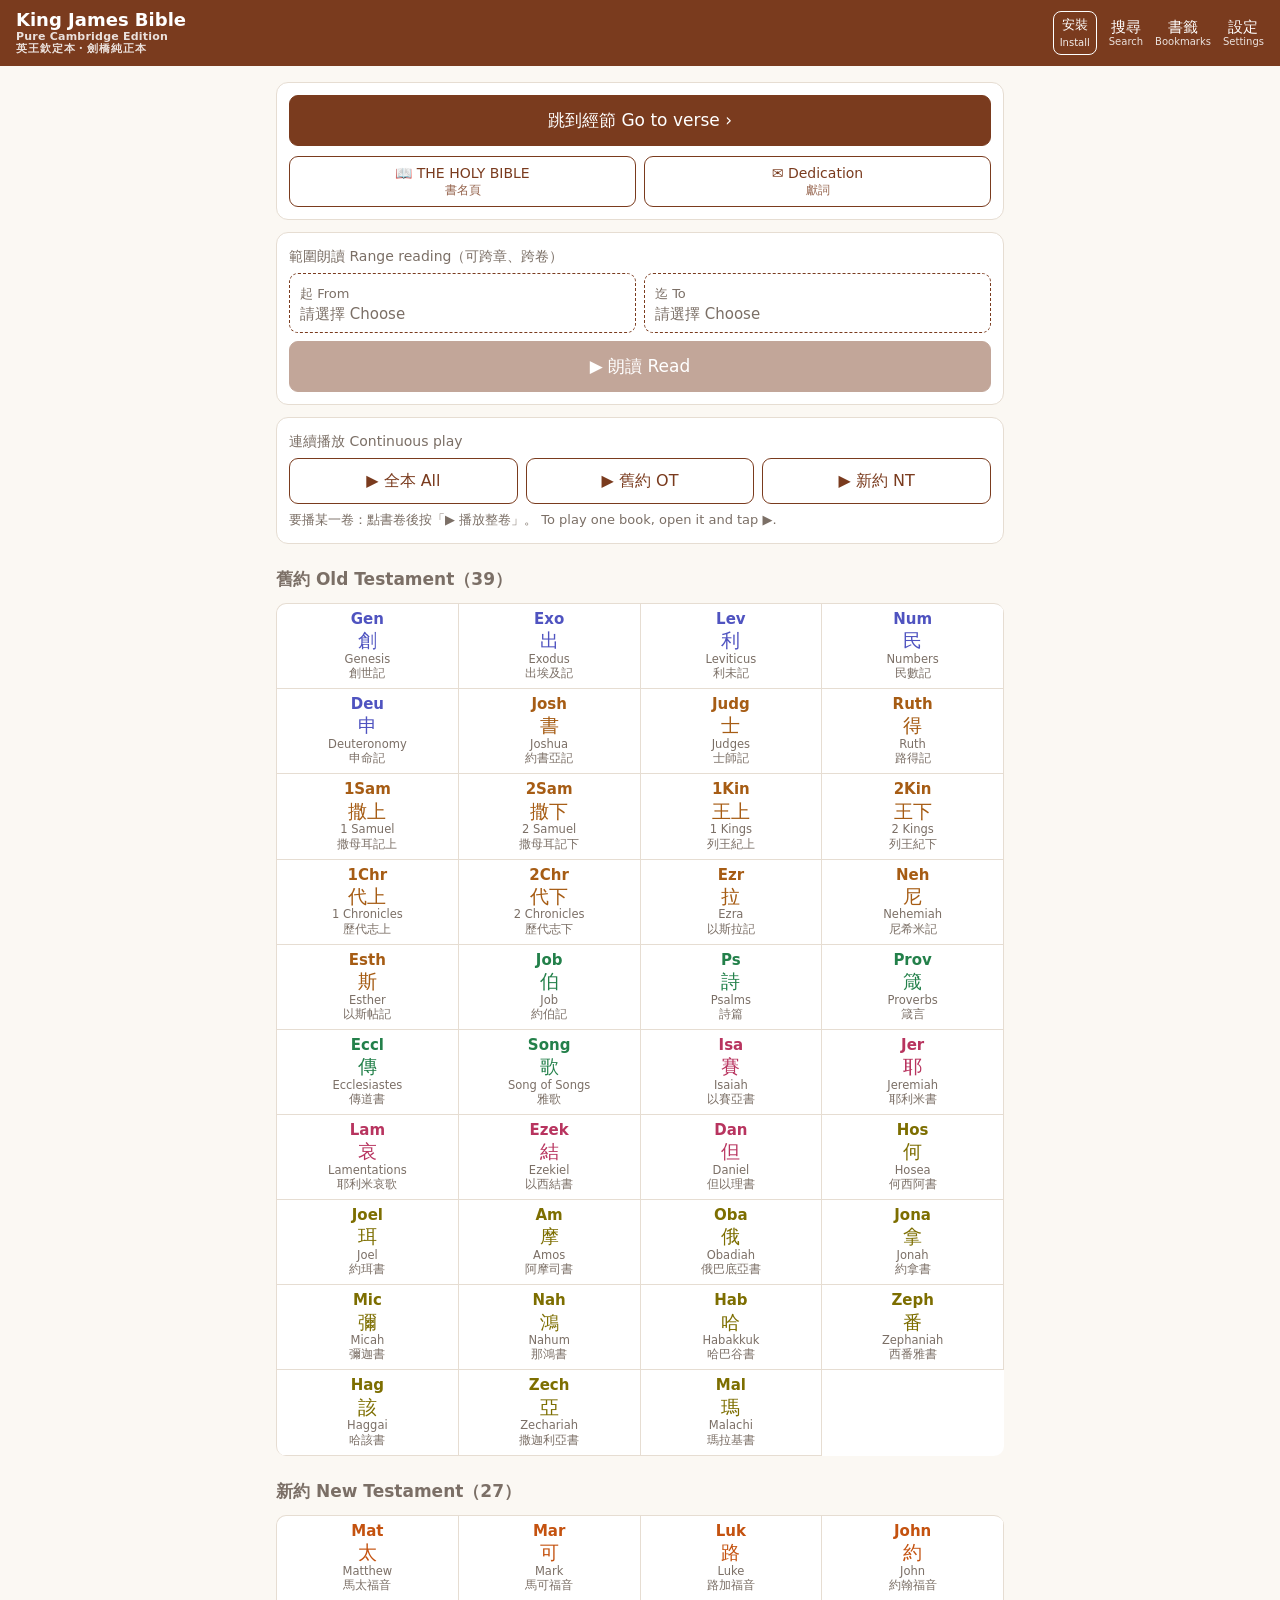
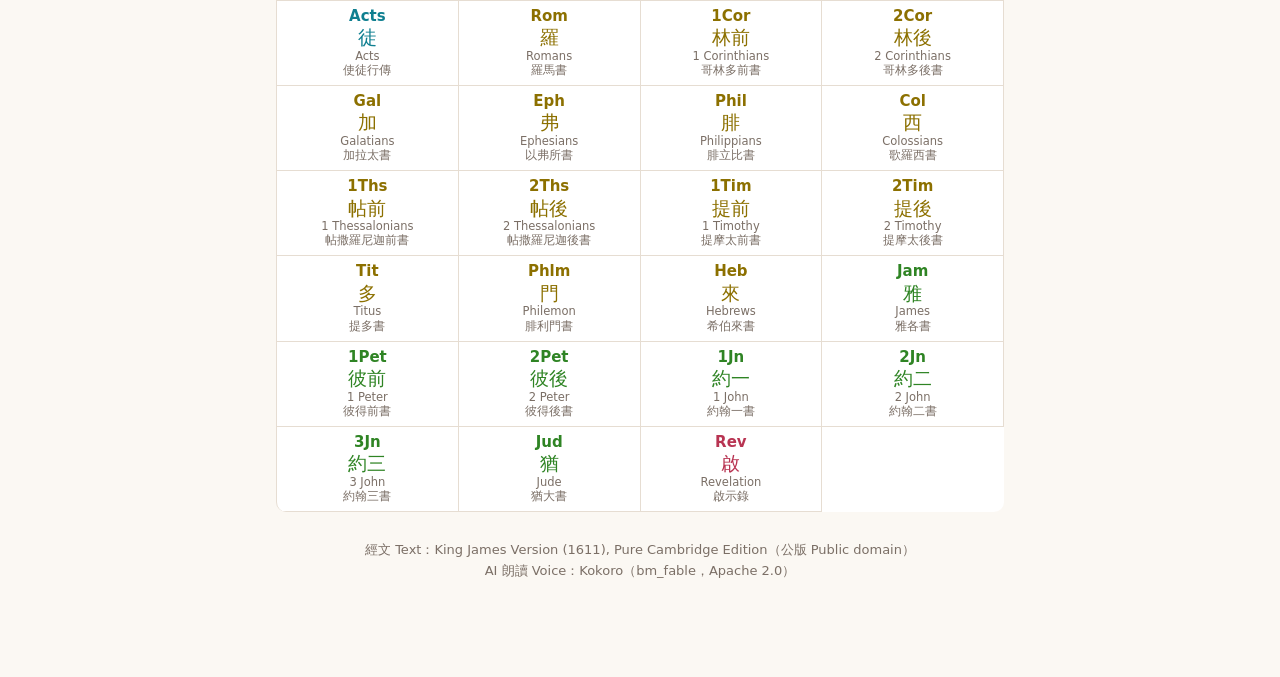
<file: index.html>
<!doctype html>
<html lang="en">
<head>
<meta charset="utf-8">
<meta name="viewport" content="width=device-width, initial-scale=1, viewport-fit=cover">
<title>King James Bible Pure Cambridge Edition｜KJV 英王欽定本・劍橋純正本 線上聖經朗讀</title>
<meta name="description" content="Read and listen to the King James Bible (KJV 1611, Pure Cambridge Edition) online: all 66 books, verse-by-verse audio, search, bookmarks, offline reading. 英王欽定本（劍橋純正本）線上聖經，中英雙語介面，每節可朗讀、可搜尋、可離線閱讀。">
<meta name="keywords" content="King James Bible, KJV, Pure Cambridge Edition, PCE, KJV audio, Authorized Version, 1611, 英王欽定本, 欽定本聖經, 劍橋純正本, 英文聖經, 聖經朗讀">
<link rel="canonical" href="https://kjvpce.github.io/">
<meta property="og:type" content="website">
<meta property="og:url" content="https://kjvpce.github.io/">
<meta property="og:title" content="King James Bible Pure Cambridge Edition">
<meta property="og:description" content="Read and listen to the King James Bible (KJV 1611, Pure Cambridge Edition) online: all 66 books, verse-by-verse audio, search, bookmarks, offline reading. 英王欽定本（劍橋純正本）線上聖經，中英雙語介面，每節可朗讀、可搜尋、可離線閱讀。">
<meta property="og:image" content="https://kjvpce.github.io/icon-512.png">
<meta property="og:locale" content="en_US">
<meta name="twitter:card" content="summary">
<script type="application/ld+json">{"@context": "https://schema.org", "@type": "WebSite", "name": "King James Bible Pure Cambridge Edition", "url": "https://kjvpce.github.io/", "description": "Read and listen to the King James Bible (KJV 1611, Pure Cambridge Edition) online: all 66 books, verse-by-verse audio, search, bookmarks, offline reading. 英王欽定本（劍橋純正本）線上聖經，中英雙語介面，每節可朗讀、可搜尋、可離線閱讀。", "inLanguage": "en-US"}</script>
<meta name="theme-color" content="#7a3b1e">
<link rel="manifest" href="manifest.webmanifest">
<link rel="icon" href="icon.svg" type="image/svg+xml">
<link rel="apple-touch-icon" href="apple-touch-icon.png">
<meta name="apple-mobile-web-app-capable" content="yes">
<meta name="apple-mobile-web-app-title" content="KJV Bible">
<link rel="stylesheet" href="style.css">
</head>
<body>
<header class="topbar">
  <div class="brandbox">
    <a href="#/" class="brand" aria-label="Home 回首頁"><span class="brand-zh" lang="en">King James Bible</span><span class="brand-en" lang="en">Pure Cambridge Edition</span><span class="brand-en brand-cn">英王欽定本・劍橋純正本</span></a>
    <span id="hint" class="hint" hidden>長按經節可複製 Long-press to copy</span>
  </div>
  <nav class="topnav">
    <button id="copyBtn" class="copy-btn" type="button" hidden>複製 Copy</button>
    <button id="installBtn" class="install-btn" type="button" hidden><span>安裝</span><small>Install</small></button>
    <a href="#/search" aria-label="搜尋 Search" class="nav2"><span>搜尋</span><small>Search</small></a>
    <a href="#/bookmarks" aria-label="書籤 Bookmarks" class="nav2"><span>書籤</span><small>Bookmarks</small></a>
    <a href="#/settings" aria-label="設定 Settings" class="nav2"><span>設定</span><small>Settings</small></a>
  </nav>
</header>
<main id="view" tabindex="-1"><section class="seo-intro"><h1>King James Bible — Pure Cambridge Edition</h1><p>The Authorized King James Version (1611), Pure Cambridge Edition, with all 66 books of the Old and New Testaments. Listen verse by verse, read a whole chapter or book aloud, search the full text, save bookmarks, and read offline.</p><p>英王欽定本・劍橋純正本線上聖經：舊約 39 卷、新約 27 卷，每一節都可以朗讀，也能整章、整卷連續播放、全文搜尋、加書籤、離線閱讀。</p><noscript><p>This site needs JavaScript. 請開啟 JavaScript。</p></noscript></section></main>
<div id="player" class="player" hidden>
  <div class="player-info" id="playerInfo" role="button" tabindex="0" aria-label="跳到正在播放的經節 Go to current verse"><span class="pl-row"><span id="playerLabel"></span><span class="pl-go" aria-hidden="true">⤴</span></span><span id="playerStatus" class="muted"></span></div>
  <div class="player-btns">
    <button id="playerPrev" class="pb-icon" type="button" aria-label="上一節 Previous verse" hidden><svg viewBox="0 0 24 24" width="20" height="20" aria-hidden="true"><path d="M6 5h2.5v14H6zM20 5v14L9.5 12z" fill="currentColor"/></svg></button><button id="playerPause" class="pb-icon" type="button" aria-label="暫停 Pause"></button><button id="playerNext" class="pb-icon" type="button" aria-label="下一節 Next verse" hidden><svg viewBox="0 0 24 24" width="20" height="20" aria-hidden="true"><path d="M15.5 5H18v14h-2.5zM4 5v14l10.5-7z" fill="currentColor"/></svg></button>
    <button id="playerStop" class="pb-icon" type="button" aria-label="停止 Stop"><svg viewBox="0 0 24 24" width="18" height="18" aria-hidden="true"><path d="M6 6h12v12H6z" fill="currentColor"/></svg></button>
    <button id="playerLoop" class="pb-icon pb-loop" type="button" aria-label="循環 Repeat"></button>
  </div>
</div>
<div id="toast" class="toast" role="status" aria-live="polite" hidden></div>
<script src="books.js"></script>
<script src="poj.js"></script>
<script src="picker.js"></script>
<script src="app.js"></script>
</body>
</html>
</file>
<file: style.css>
:root {
  --sel: #dcdcdc;
  --c-law:#4f53c0; --c-his:#a65c14; --c-poe:#23804a; --c-maj:#b8345f; --c-min:#7d6e00; --c-gos:#c4520f; --c-act:#0f7f90; --c-pau:#8c7000; --c-gen:#2f8424; --c-rev:#b83452;
  --bg: #fbf8f3; --fg: #2a2420; --muted: #7b6f66; --card: #ffffff; --line: #e6ddd2;
  --accent: #7a3b1e; --accent-fg: #ffffff; --hl: #fff1c2; --chip: #f3ece3;
  --fs: 19px;
}
:root[data-theme="dark"] {
  --sel: #4a4a4a;
  --c-law:#c5c8f5; --c-his:#f5c79a; --c-poe:#8fe0a0; --c-maj:#f29ab6; --c-min:#f2e7a0; --c-gos:#f0803c; --c-act:#6fe3f0; --c-pau:#f5e663; --c-gen:#7ee06f; --c-rev:#f07c9a;
  --bg: #1b1816; --fg: #ece5dc; --muted: #a39789; --card: #25211e; --line: #3a332d;
  --accent: #e0a27a; --accent-fg: #1b1816; --hl: #4a3b17; --chip: #2f2a25;
}
@media (prefers-color-scheme: dark) {
  :root:not([data-theme="light"]):not([data-theme="dark"]) {
    --sel: #4a4a4a;
    --c-law:#c5c8f5; --c-his:#f5c79a; --c-poe:#8fe0a0; --c-maj:#f29ab6; --c-min:#f2e7a0; --c-gos:#f0803c; --c-act:#6fe3f0; --c-pau:#f5e663; --c-gen:#7ee06f; --c-rev:#f07c9a;
    --bg: #1b1816; --fg: #ece5dc; --muted: #a39789; --card: #25211e; --line: #3a332d;
    --accent: #e0a27a; --accent-fg: #1b1816; --hl: #4a3b17; --chip: #2f2a25;
  }
}
* { box-sizing: border-box; }
[hidden] { display: none !important; }
html, body { margin: 0; }
body { overflow-x: clip; }
body {
  background: var(--bg); color: var(--fg);
  font-family: "Segoe UI", system-ui, -apple-system, "Noto Sans TC", "PingFang TC", "Microsoft JhengHei", "Segoe UI", system-ui, sans-serif;
  font-size: 16px; line-height: 1.6;
  padding-bottom: calc(80px + env(safe-area-inset-bottom));
}
a { color: var(--accent); }
button { font: inherit; color: inherit; cursor: pointer; }
.muted { color: var(--muted); }

.topbar {
  position: sticky; top: 0; z-index: 10;
  display: flex; align-items: center; justify-content: space-between; gap: 8px;
  padding: 10px 16px; padding-top: calc(10px + env(safe-area-inset-top));
  background: var(--accent); color: var(--accent-fg);
}
.brand { color: inherit; text-decoration: none; font-weight: 700; font-size: 18px; white-space: nowrap; }
.topnav { display: flex; gap: 14px; }
.topnav a { color: inherit; text-decoration: none; font-size: 15px; }

main { max-width: 760px; margin: 0 auto; padding: 16px; outline: none; }
h1 { font-size: 22px; margin: 4px 0 12px; }
h2 { font-size: 17px; margin: 22px 0 10px; color: var(--muted); font-weight: 600; }

.box { background: var(--card); border: 1px solid var(--line); border-radius: 12px; padding: 12px; margin-bottom: 12px; }
.row { display: flex; gap: 8px; align-items: center; flex-wrap: wrap; }
.row > input[type=text], .row > input[type=search] { flex: 1 1 180px; min-width: 0; }
input[type=text], input[type=search], select {
  font: inherit; padding: 9px 11px; border-radius: 9px; border: 1px solid var(--line);
  background: var(--bg); color: var(--fg);
}
.btn {
  padding: 9px 14px; border-radius: 9px; border: 1px solid var(--accent);
  background: var(--accent); color: var(--accent-fg); white-space: nowrap;
}
.btn.ghost { background: transparent; color: var(--accent); }
.btn:disabled { opacity: .5; cursor: default; }
.err { color: #c0392b; font-size: 14px; margin-top: 6px; }
:root[data-theme="dark"] .err { color: #ff8a7a; }

.grid { display: grid; grid-template-columns: repeat(auto-fill, minmax(64px, 1fr)); gap: 8px; }
.grid a {
  display: flex; flex-direction: column; align-items: center; justify-content: center;
  min-height: 52px; padding: 6px 4px; border-radius: 10px; text-decoration: none;
  background: var(--card); border: 1px solid var(--line); color: var(--fg); text-align: center;
}
.grid a .ab { font-size: 18px; font-weight: 600; }
.grid a .fn { font-size: 11px; color: var(--muted); line-height: 1.2; }
.grid.chapters { grid-template-columns: repeat(auto-fill, minmax(52px, 1fr)); }
.grid.chapters a { min-height: 46px; font-size: 17px; }

.chap-head { display: flex; align-items: center; justify-content: space-between; gap: 8px; flex-wrap: wrap; }
.chap-head h1 { margin: 0; }
.seg { display: inline-flex; border: 1px solid var(--accent); border-radius: 9px; overflow: hidden; }
.seg button { border: 0; background: transparent; color: var(--accent); padding: 7px 12px; }
.seg button.on { background: var(--accent); color: var(--accent-fg); }
.chap-tools { display: flex; gap: 8px; flex-wrap: wrap; margin: 12px 0; }
.chap-nav { display: flex; justify-content: space-between; gap: 8px; margin: 18px 0 8px; }

.verses { list-style: none; margin: 0; padding: 0; }
.verse {
  display: grid; grid-template-columns: 40px 1fr 30px; gap: 6px; align-items: start;
  padding: 8px 6px; border-radius: 10px; border-bottom: 1px solid var(--line);
  scroll-margin-top: 80px;
}
.verse.hl { background: var(--hl); }
.verse.playing { background: var(--hl); box-shadow: inset 4px 0 0 var(--accent); }
.vtext { font-size: var(--fs); line-height: 1.75; overflow-wrap: anywhere; }
.vnum { color: var(--accent); font-weight: 700; font-size: .8em; margin-right: 4px; }
.play {
  width: 36px; height: 36px; border-radius: 50%; border: 1px solid var(--accent);
  background: transparent; color: var(--accent); font-size: 14px; display: grid; place-items: center; padding: 0;
}
.play.on { background: var(--accent); color: var(--accent-fg); }
.star { border: 0; background: transparent; font-size: 20px; color: var(--muted); padding: 4px 0; }
.star.on { color: #e0a100; }

.results { list-style: none; padding: 0; margin: 0; }
.results li { padding: 10px 4px; border-bottom: 1px solid var(--line); }
.results a { text-decoration: none; color: var(--fg); display: block; }
.results .ref { color: var(--accent); font-weight: 600; margin-right: 6px; }
.results mark { background: var(--hl); color: inherit; }
.results .rm { float: right; border: 0; background: transparent; color: var(--muted); }

.progress { height: 8px; background: var(--chip); border-radius: 4px; overflow: hidden; margin-top: 8px; }
.progress > div { height: 100%; background: var(--accent); width: 0; transition: width .2s; }

.player {
  position: fixed; left: 0; right: 0; bottom: 0; z-index: 20;
  display: flex; align-items: center; justify-content: space-between; gap: 10px;
  padding: 10px 16px; padding-bottom: calc(10px + env(safe-area-inset-bottom));
  background: var(--card); border-top: 1px solid var(--line); box-shadow: 0 -2px 10px rgba(0,0,0,.08);
}
.player-info { display: flex; flex-direction: column; min-width: 0; }
.player-info span { white-space: nowrap; overflow: hidden; text-overflow: ellipsis; }
#playerLabel { font-weight: 600; }
#playerStatus { font-size: 13px; }
.player-btns { display: flex; gap: 8px; flex-shrink: 0; }
.player-btns button { padding: 8px 14px; border-radius: 9px; border: 1px solid var(--accent); background: transparent; color: var(--accent); }

.toast {
  position: fixed; left: 50%; transform: translateX(-50%); bottom: calc(90px + env(safe-area-inset-bottom));
  max-width: calc(100% - 32px); background: #333; color: #fff; padding: 10px 16px; border-radius: 10px; z-index: 30;
  font-size: 15px; text-align: center;
}
footer.about { font-size: 13px; color: var(--muted); margin-top: 28px; text-align: center; }

.back { margin: 0 0 10px; padding: 6px 12px; }

.verse { -webkit-touch-callout: none; -webkit-user-select: none; user-select: none; }
.verse.sel { background: var(--sel); }
.verse.sel .vtext { opacity: .5; }
.copy-btn { border: 1px solid var(--accent-fg); background: transparent; color: var(--accent-fg); border-radius: 8px; padding: 2px 10px; font-size: 15px; }
.topnav { align-items: center; }
.brand { min-width: 0; overflow: hidden; text-overflow: ellipsis; }
.topnav { flex-shrink: 0; gap: 12px; }
.brandbox { display: flex; flex-direction: column; min-width: 0; line-height: 1.25; }
.hint { font-size: 12px; opacity: .85; white-space: nowrap; overflow: hidden; text-overflow: ellipsis; }

/* ---------- 書卷／章／節 選擇器 ---------- */
body.pk-open { overflow: hidden; }
.picker { position: fixed; inset: 0; z-index: 60; background: var(--bg); display: flex; flex-direction: column; }
.pk-bar { display: flex; align-items: center; gap: 6px; padding: 8px 8px; padding-top: calc(8px + env(safe-area-inset-top));
  background: var(--accent); color: var(--accent-fg); }
.pk-icon { border: 0; background: transparent; color: inherit; font-size: 22px; width: 44px; height: 44px; border-radius: 10px; }
.pk-title { flex: 1; min-width: 0; display: flex; flex-direction: column; line-height: 1.25; }
.pk-t { font-weight: 700; font-size: 17px; white-space: nowrap; overflow: hidden; text-overflow: ellipsis; }
.pk-s { font-size: 12px; opacity: .85; white-space: nowrap; overflow: hidden; text-overflow: ellipsis; }
.pk-s:empty { display: none; }
.pk-body { flex: 1; overflow-y: auto; display: flex; flex-direction: column; padding-bottom: env(safe-area-inset-bottom); }
.pk-grid { display: grid; border-top: 1px solid var(--line); border-left: 1px solid var(--line); }
.pk-books { grid-template-columns: repeat(6, 1fr); grid-auto-rows: minmax(52px, 1fr); flex: 1; }
.pk-chaps { grid-template-columns: repeat(5, 1fr); grid-auto-rows: 70px; }
.pk-verses { grid-template-columns: repeat(5, 1fr); grid-auto-rows: 64px; }
.pk-cell { position: relative; border: 0; border-right: 1px solid var(--line); border-bottom: 1px solid var(--line);
  background: transparent; color: var(--fg); display: flex; flex-direction: column; align-items: center; justify-content: center;
  padding: 2px; min-width: 0; font: inherit; }
.pk-cell:active { background: var(--sel); }
.pk-en { font-size: 15px; font-weight: 600; line-height: 1.15; }
.pk-zh { font-size: 17px; line-height: 1.25; }
.pk-num { font-size: 22px; }
.pk-cell small { position: absolute; right: 6px; bottom: 4px; font-size: 12px; color: var(--muted); }
.pk-cell.cur { background: var(--sel); }
.pk-cell.mark { box-shadow: inset 0 0 0 2px var(--accent); }
.pk-cell.dis { opacity: .25; }
.pk-tag { position: absolute; left: 5px; top: 3px; font-size: 11px; font-weight: 700; color: var(--accent); }
.pk-quick { display: flex; flex-wrap: wrap; gap: 8px; padding: 12px; }
.pk-quick .btn { flex: 1 1 140px; }
.cat-law { color: var(--c-law); } .cat-his { color: var(--c-his); } .cat-poe { color: var(--c-poe); } .cat-maj { color: var(--c-maj); }
.cat-min { color: var(--c-min); } .cat-gos { color: var(--c-gos); } .cat-act { color: var(--c-act); } .cat-pau { color: var(--c-pau); }
.cat-gen { color: var(--c-gen); } .cat-rev { color: var(--c-rev); }

/* 首頁：跳到經節、範圍朗讀 */
.btn.wide { display: block; width: 100%; text-align: center; font-size: 17px; padding: 11px; }
.pick { display: flex; gap: 8px; margin-bottom: 8px; }
.pickbtn { flex: 1; min-width: 0; text-align: left; padding: 8px 10px; border-radius: 9px; border: 1px solid var(--accent);
  background: var(--card); color: var(--fg); font: inherit; line-height: 1.35; }
.pickbtn small { display: block; font-size: 15px; font-weight: 600; white-space: nowrap; overflow: hidden; text-overflow: ellipsis; }
.pickbtn .lbl { font-size: 13px; color: var(--muted); }
.pickbtn.empty { border-style: dashed; }
.pickbtn.empty small { color: var(--muted); font-weight: 400; }
.btn:disabled { opacity: .45; cursor: default; }
.chap-title { border: 0; background: transparent; color: inherit; font: inherit; padding: 0; text-align: left; cursor: pointer; }
.chap-title h1 { display: inline; }
.chap-title .caret { font-size: 14px; color: var(--accent); margin-left: 4px; }

/* 上排的漢羅／全羅切換 */
.topseg { display: inline-flex; border: 1px solid var(--accent-fg); border-radius: 8px; overflow: hidden; flex-shrink: 0; }
.topseg button { border: 0; background: transparent; color: var(--accent-fg); font: inherit; font-size: 13px; padding: 3px 7px; line-height: 1.3; }
.topseg button.on { background: var(--accent-fg); color: var(--accent); font-weight: 700; }
@media (max-width: 440px) {
  .topbar { padding-left: 12px; padding-right: 10px; gap: 6px; }
  .brand { font-size: 16px; }
  .topnav { gap: 9px; }
  .topnav a { font-size: 14px; }
  .topseg button { padding: 3px 5px; }
}
@media (max-width: 365px) { .brand { font-size: 15px; } .topnav { gap: 7px; } .topseg button { font-size: 12px; padding: 3px 4px; } }

/* 首頁 66 卷：4 欄，英文縮寫／中文縮寫／英文全名／中文全名 */
.hgrid { display: grid; grid-template-columns: repeat(4, 1fr); border-top: 1px solid var(--line); border-left: 1px solid var(--line);
  background: var(--card); border-radius: 10px; overflow: hidden; }
.hb { border-right: 1px solid var(--line); border-bottom: 1px solid var(--line); display: flex; flex-direction: column; align-items: center;
  justify-content: center; text-align: center; padding: 7px 3px; min-width: 0; min-height: 84px; text-decoration: none; }
.hb:active { background: var(--sel); }
.hb .en { font-size: 15px; font-weight: 600; line-height: 1.15; }
.hb .zh { font-size: 19px; line-height: 1.3; }
.hb .nm { font-size: 11.5px; line-height: 1.15; color: var(--muted); max-width: 100%; overflow-wrap: normal; word-break: keep-all; }
.hb .fz { font-size: 12px; line-height: 1.25; color: var(--muted); max-width: 100%; white-space: nowrap; }

/* 讀經頁：固定在上排下面的書卷列（英文／中文書名＋上一章／下一章） */
.subbar { position: sticky; top: var(--tb, 52px); z-index: 9; display: flex; align-items: center; gap: 8px;
  margin: -16px -16px 12px; padding: 8px 16px; background: var(--card); border-bottom: 1px solid var(--line);
  box-shadow: 0 2px 6px rgba(0,0,0,.06); }
.sb-title { flex: 1; min-width: 0; display: flex; flex-direction: column; align-items: flex-start; text-align: left;
  border: 0; background: transparent; color: inherit; font: inherit; padding: 0; cursor: pointer; line-height: 1.2; }
.sb-en { max-width: 100%; font-size: 13px; font-weight: 600; color: var(--muted); white-space: nowrap; overflow: hidden; text-overflow: ellipsis; }
.sb-zh { max-width: 100%; display: flex; align-items: baseline; white-space: nowrap; overflow: hidden; }
.sb-zh h1 { margin: 0; font-size: 18px; font-weight: 700; overflow: hidden; text-overflow: ellipsis; }
.sb-zh .caret { font-size: 13px; color: var(--accent); margin-left: 4px; flex-shrink: 0; }
.sb-nav { flex-shrink: 0; width: 38px; height: 34px; border-radius: 8px; border: 1px solid var(--accent); background: transparent;
  color: var(--accent); font-size: 20px; line-height: 1; padding: 0; }
.sb-nav:disabled { opacity: .3; }
.verse { scroll-margin-top: calc(var(--tb, 52px) + 70px); }

/* 上排標題：英文在上、中文在下 */
.brand { display: flex; flex-direction: column; line-height: 1.15; }
.brand-en { font-size: 11px; font-weight: 600; opacity: .85; letter-spacing: .02em; white-space: nowrap; overflow: hidden; text-overflow: ellipsis; }
.brand-zh { white-space: nowrap; overflow: hidden; text-overflow: ellipsis; }

/* ---- KJV ---- */
.vtext { font-family: Georgia, "Times New Roman", "Noto Serif", serif; line-height: 1.6; }
.vtext i, .results i { font-style: italic; opacity: .8; }
.verses .vhead { list-style: none; font-family: Georgia, "Times New Roman", serif; font-style: italic; font-size: calc(var(--fs) * .85); color: var(--muted); padding: 10px 8px 2px 44px; line-height: 1.5; }
.verses .vhead i { font-style: normal; }
.brand-en { font-size: 11px; }
.nav2 { display: flex; flex-direction: column; align-items: center; line-height: 1.1; }
.nav2 small { font-size: 10px; opacity: .85; }
.h1zh { display: block; font-size: 15px; font-weight: 400; color: var(--muted); margin-top: 2px; }
.sb-en { font-weight: 500; }
#voiceSel { font: inherit; padding: 8px; border-radius: 8px; border: 1px solid var(--line, #ccc); background: var(--card, #fff); color: inherit; }
.play3 { flex-wrap: nowrap; gap: 8px; }
.play3 .btn { flex: 1; padding-left: 4px; padding-right: 4px; white-space: nowrap; }
#copyBtn:not([hidden]) ~ .nav2 small { display: none; }
.progress.busy { height: 10px; }
.sb-full { max-width: 100%; font-size: 13px; font-weight: 700; letter-spacing: .02em; line-height: 1.3; color: var(--fg); white-space: normal; }
.sb-cn { font-size: 13px; font-weight: 500; color: var(--muted); margin-left: 10px; white-space: nowrap; }
.verses .vsub { list-style: none; font-family: Georgia, "Times New Roman", serif; font-style: italic; font-size: calc(var(--fs) * .85); color: var(--muted); padding: 14px 8px 6px 44px; line-height: 1.5; }
.verses .vsub i { font-style: normal; }
.front-links { margin-top: 10px; gap: 8px; flex-wrap: nowrap; }
.front-links .btn { flex: 1; text-decoration: none; text-align: center; display: flex; flex-direction: column; align-items: center; padding: 8px 4px; font-size: 14px; line-height: 1.25; }
.front-links .btn small { font-size: 12px; opacity: .8; }
.tp { text-align: center; padding: 18px 6px 30px; font-family: Georgia, "Times New Roman", serif; }
.tp-big { font-size: 34px; line-height: 1.15; margin: 10px 0 26px; }
.tp-line { font-size: 15px; line-height: 1.5; margin: 0 0 18px; letter-spacing: .02em; }
.ded { font-family: Georgia, "Times New Roman", serif; }
.ded-p { display: flex; gap: 8px; align-items: flex-start; padding: 8px 4px; border-radius: 10px; }
.ded-p .vtext { flex: 1; line-height: 1.6; }
.ded-head .vtext { text-align: center; font-size: calc(var(--fs) * .9); }
.ded-p.playing { background: var(--hl); }
.verses .vsub { display: flex; gap: 8px; align-items: flex-start; padding-left: 8px; }
.verses .vsub .vtext { flex: 1; font-size: inherit; line-height: 1.5; }
.verses .vsub.playing { background: var(--hl); border-radius: 10px; }
.book-full { font-family: Georgia, "Times New Roman", serif; font-size: 20px; line-height: 1.35; letter-spacing: .02em; }
.book-full .h1zh { font-family: inherit; margin-top: 6px; }
.grid.chapters a { position: relative; min-height: 52px; }
.grid.chapters a small { position: absolute; right: 5px; bottom: 3px; font-size: 11px; color: var(--muted); font-weight: 400; }
.install-btn { display: flex; flex-direction: column; align-items: center; line-height: 1.1; border: 1.5px solid var(--accent-fg); border-radius: 8px; background: transparent; color: var(--accent-fg); font: inherit; font-size: 13px; padding: 3px 6px; flex-shrink: 0; }
.install-btn small { font-size: 10px; opacity: .9; }
.install-btn.done { opacity: .75; border-style: dashed; }
#copyBtn:not([hidden]) ~ .install-btn { display: none; }
.brand-cn { letter-spacing: .08em; }
.modal { position: fixed; inset: 0; background: rgba(0,0,0,.45); display: flex; align-items: center; justify-content: center; z-index: 100; padding: 16px; }
.modal-card { background: var(--card); color: var(--fg); border-radius: 14px; padding: 18px; max-width: 360px; width: 100%; box-shadow: 0 8px 30px rgba(0,0,0,.3); }
.modal-card h2 { margin: 0 0 10px; font-size: 18px; color: var(--fg); }
.modal-card ol { padding-left: 20px; line-height: 1.8; margin: 0 0 10px; }
.player-info { cursor: pointer; border-radius: 8px; padding: 2px 6px; margin-left: -6px; -webkit-tap-highlight-color: transparent; }
.player-info:active { background: var(--chip); }
.pl-row { display: flex; align-items: baseline; gap: 4px; min-width: 0; }
.pl-row #playerLabel { overflow: hidden; text-overflow: ellipsis; white-space: nowrap; }
.pl-go { color: var(--accent); font-size: 14px; flex-shrink: 0; }
.player-btns { gap: 6px; }
.player-btns button { padding: 8px 10px; min-width: 64px; }
.player-btns .pb-icon { min-width: 40px; padding: 6px 8px; display: inline-flex; align-items: center; justify-content: center; }
.player-btns button[hidden] { display: none; }
.seo-intro { padding: 8px 4px; } .seo-intro h1 { font-size: 20px; }
.player-btns .pb-loop { opacity: .45; }
.player-btns .pb-loop.on { opacity: 1; background: var(--accent); color: var(--accent-fg); }
</file>
